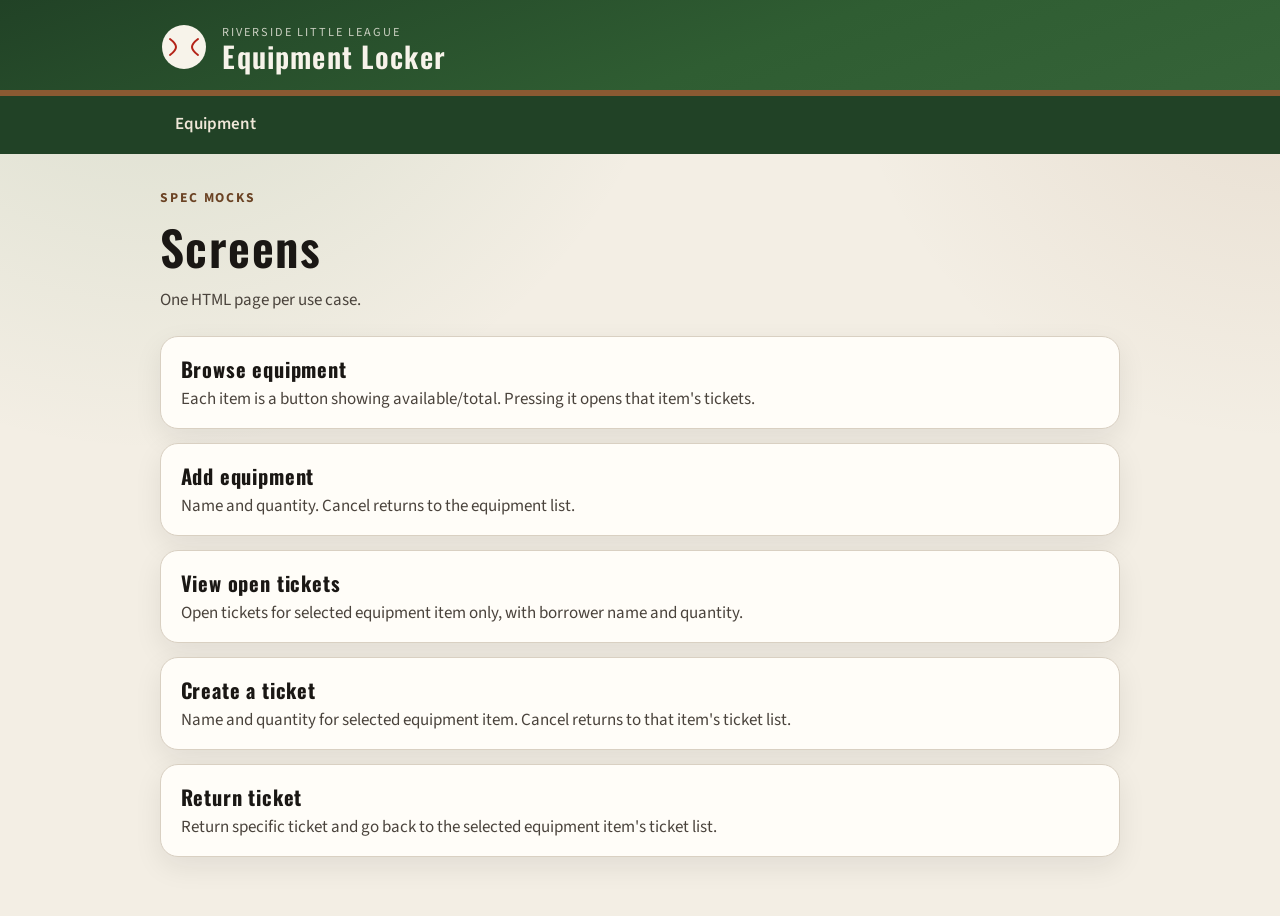
<file: src/ui/index.html>
<!DOCTYPE html>
<html lang="en">
<head>
  <meta charset="UTF-8">
  <meta name="viewport" content="width=device-width, initial-scale=1.0">
  <title>UI mocks · Little League Locker</title>
  <link rel="preconnect" href="https://fonts.googleapis.com">
  <link rel="preconnect" href="https://fonts.gstatic.com" crossorigin>
  <link href="https://fonts.googleapis.com/css2?family=Oswald:wght@500;600&family=Source+Sans+3:wght@400;600;700&display=swap" rel="stylesheet">
  <link rel="stylesheet" href="styles.css">
</head>
<body>
  <header class="app-header">
    <div class="header-inner">
      <a class="brand" href="index.html">
        <svg class="brand-mark" viewBox="0 0 48 48" aria-hidden="true">
          <circle cx="24" cy="24" r="22" fill="#f7f3ea"/>
          <path d="M10 16c8 6 8 10 0 16M38 16c-8 6-8 10 0 16" fill="none" stroke="#b42318" stroke-width="2" stroke-linecap="round"/>
        </svg>
        <span>
          <p class="brand-kicker">Riverside Little League</p>
          <p class="brand-title">Equipment Locker</p>
        </span>
      </a>
    </div>
  </header>
  <nav class="app-nav" aria-label="Primary">
    <div class="nav-inner">
      <a href="equipment.html">Equipment</a>
    </div>
  </nav>

  <main class="page">
    <header class="page-head">
      <div>
        <p class="eyebrow">Spec mocks</p>
        <h1>Screens</h1>
        <p class="lede">One HTML page per use case.</p>
      </div>
    </header>

    <section class="screen-index" aria-label="Use case screens">
      <a class="card" href="equipment.html">
        <strong>Browse equipment</strong>
        <span>Each item is a button showing available/total. Pressing it opens that item's tickets.</span>
      </a>
      <a class="card" href="add-gear.html">
        <strong>Add equipment</strong>
        <span>Name and quantity. Cancel returns to the equipment list.</span>
      </a>
      <a class="card" href="list-tickets.html">
        <strong>View open tickets</strong>
        <span>Open tickets for selected equipment item only, with borrower name and quantity.</span>
      </a>
      <a class="card" href="create-ticket.html">
        <strong>Create a ticket</strong>
        <span>Name and quantity for selected equipment item. Cancel returns to that item's ticket list.</span>
      </a>
      <a class="card" href="ticket.html">
        <strong>Return ticket</strong>
        <span>Return specific ticket and go back to the selected equipment item's ticket list.</span>
      </a>
    </section>
  </main>
</body>
</html>
</file>
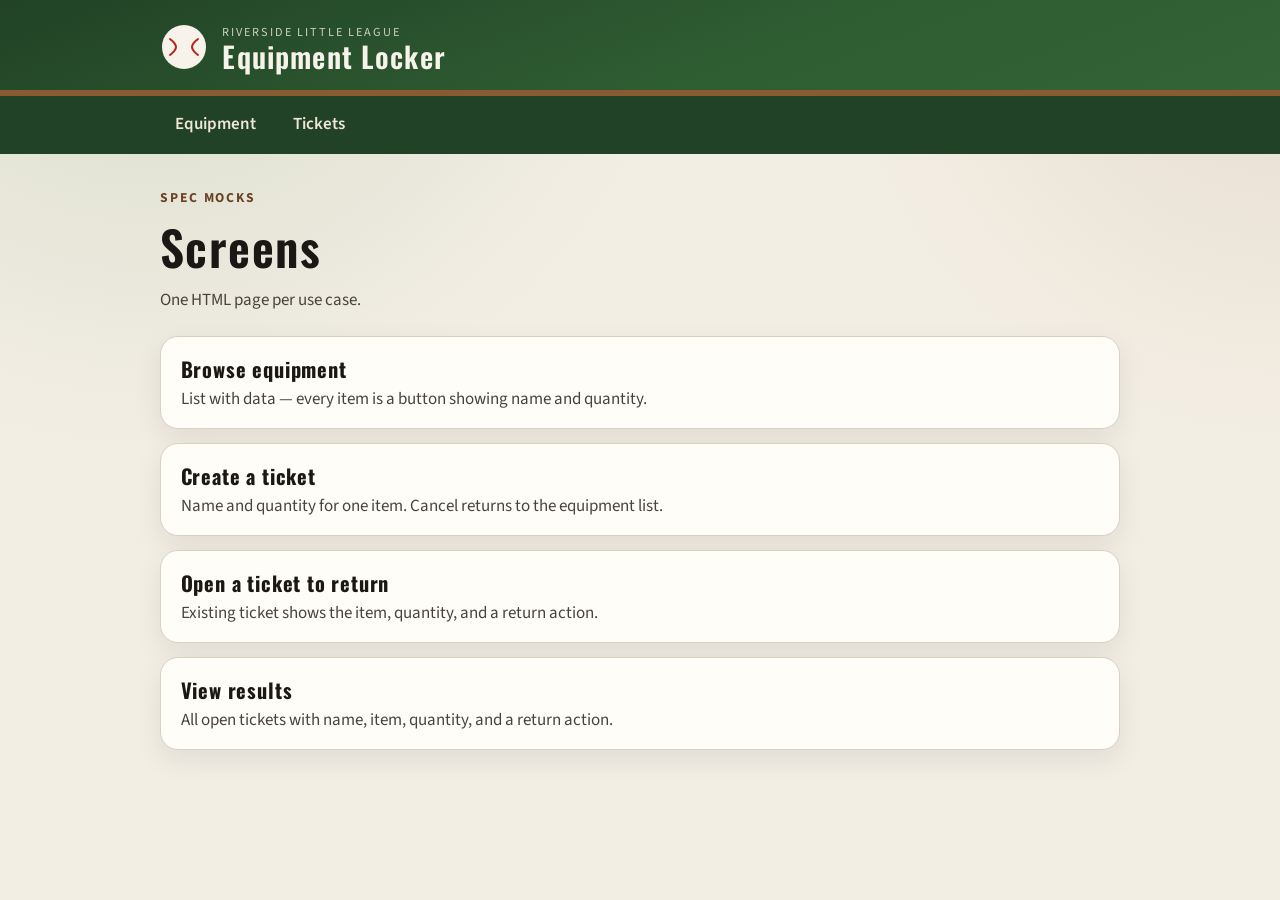
<file: src/equipment/ui/index.html>
<!DOCTYPE html>
<html lang="en">
<head>
  <meta charset="UTF-8">
  <meta name="viewport" content="width=device-width, initial-scale=1.0">
  <title>UI mocks · Little League Locker</title>
  <link rel="preconnect" href="https://fonts.googleapis.com">
  <link rel="preconnect" href="https://fonts.gstatic.com" crossorigin>
  <link href="https://fonts.googleapis.com/css2?family=Oswald:wght@500;600&family=Source+Sans+3:wght@400;600;700&display=swap" rel="stylesheet">
  <link rel="stylesheet" href="styles.css">
</head>
<body>
  <header class="app-header">
    <div class="header-inner">
      <a class="brand" href="index.html">
        <svg class="brand-mark" viewBox="0 0 48 48" aria-hidden="true">
          <circle cx="24" cy="24" r="22" fill="#f7f3ea"/>
          <path d="M10 16c8 6 8 10 0 16M38 16c-8 6-8 10 0 16" fill="none" stroke="#b42318" stroke-width="2" stroke-linecap="round"/>
        </svg>
        <span>
          <p class="brand-kicker">Riverside Little League</p>
          <p class="brand-title">Equipment Locker</p>
        </span>
      </a>
    </div>
  </header>
  <nav class="app-nav" aria-label="Primary">
    <div class="nav-inner">
      <a href="equipment.html">Equipment</a>
      <a href="tickets.html">Tickets</a>
    </div>
  </nav>

  <main class="page">
    <header class="page-head">
      <div>
        <p class="eyebrow">Spec mocks</p>
        <h1>Screens</h1>
        <p class="lede">One HTML page per use case.</p>
      </div>
    </header>

    <section class="screen-index" aria-label="Use case screens">
      <a class="card" href="equipment.html">
        <strong>Browse equipment</strong>
        <span>List with data — every item is a button showing name and quantity.</span>
      </a>
      <a class="card" href="create-ticket.html">
        <strong>Create a ticket</strong>
        <span>Name and quantity for one item. Cancel returns to the equipment list.</span>
      </a>
      <a class="card" href="ticket.html">
        <strong>Open a ticket to return</strong>
        <span>Existing ticket shows the item, quantity, and a return action.</span>
      </a>
      <a class="card" href="tickets.html">
        <strong>View results</strong>
        <span>All open tickets with name, item, quantity, and a return action.</span>
      </a>
    </section>
  </main>
</body>
</html>
</file>
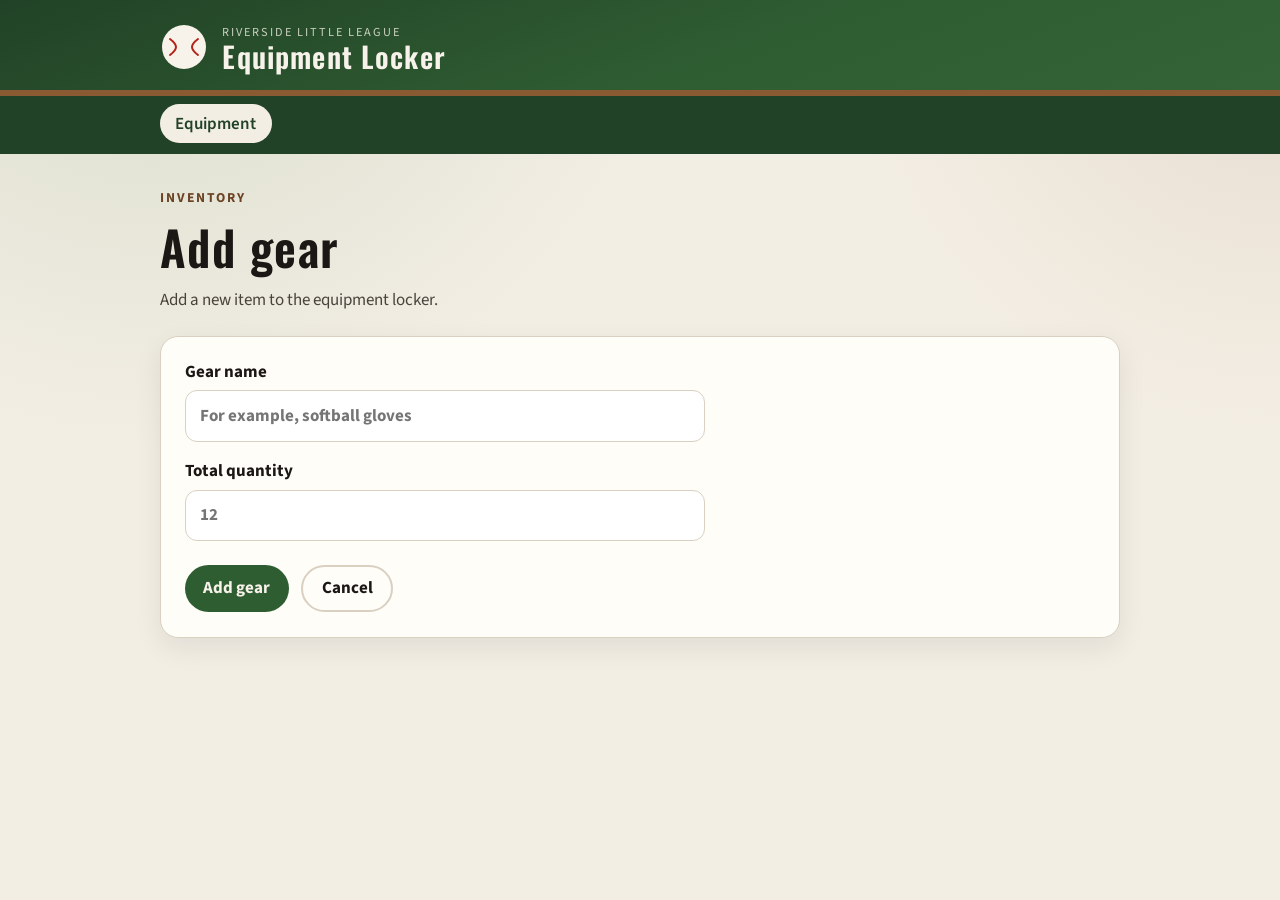
<file: src/ui/add-gear.html>
<!DOCTYPE html>
<html lang="en">

<head>
    <meta charset="UTF-8">
    <meta name="viewport" content="width=device-width, initial-scale=1.0">
    <title>Add gear · Little League Locker</title>
    <link rel="preconnect" href="https://fonts.googleapis.com">
    <link rel="preconnect" href="https://fonts.gstatic.com" crossorigin>
    <link
        href="https://fonts.googleapis.com/css2?family=Oswald:wght@500;600&family=Source+Sans+3:wght@400;600;700&display=swap"
        rel="stylesheet">
    <link rel="stylesheet" href="styles.css">
</head>

<body>
    <header class="app-header">
        <div class="header-inner">
            <a class="brand" href="index.html">
                <svg class="brand-mark" viewBox="0 0 48 48" aria-hidden="true">
                    <circle cx="24" cy="24" r="22" fill="#f7f3ea" />
                    <path d="M10 16c8 6 8 10 0 16M38 16c-8 6-8 10 0 16" fill="none" stroke="#b42318" stroke-width="2"
                        stroke-linecap="round" />
                </svg>
                <span>
                    <p class="brand-kicker">Riverside Little League</p>
                    <p class="brand-title">Equipment Locker</p>
                </span>
            </a>
        </div>
    </header>
    <nav class="app-nav" aria-label="Primary">
        <div class="nav-inner">
            <a href="equipment.html" aria-current="page">Equipment</a>
        </div>
    </nav>

    <main class="page">
        <header class="page-head">
            <div>
                <p class="eyebrow">Inventory</p>
                <h1>Add gear</h1>
                <p class="lede">Add a new item to the equipment locker.</p>
            </div>
        </header>

        <section class="card panel">
            <form class="form" id="add-gear-form">
                <div id="form-error" class="alert form-error" role="alert"></div>
                <label>
                    Gear name
                    <input type="text" name="itemName" required placeholder="For example, softball gloves">
                </label>
                <label>
                    Total quantity
                    <input type="number" name="total" required min="1" step="1" placeholder="12">
                </label>
                <div class="actions">
                    <button class="btn btn-primary" type="submit">Add gear</button>
                    <a class="btn btn-secondary" href="equipment.html">Cancel</a>
                </div>
            </form>
        </section>
    </main>

    <script>
        document.querySelector('#add-gear-form').addEventListener('submit', async (event) => {
            event.preventDefault();
            const form = event.currentTarget;
            const formError = document.querySelector('#form-error');
            const itemName = form.elements.itemName.value.trim();
            const total = Number(form.elements.total.value);

            formError.textContent = '';

            if (!itemName) {
                formError.textContent = 'Item name is required.';
                return;
            }
            if (!Number.isInteger(total) || total < 1) {
                formError.textContent = 'Total quantity must be a positive integer.';
                return;
            }

            const response = await fetch('/equipment', {
                method: 'POST',
                headers: { 'Content-Type': 'application/json' },
                body: JSON.stringify({ itemName, total })
            });

            if (!response.ok) {
                const payload = await response.json().catch(() => ({}));
                formError.textContent = payload.message || 'Unable to add gear.';
                return;
            }

            window.location.href = 'equipment.html';
        });
    </script>
</body>

</html>
</file>
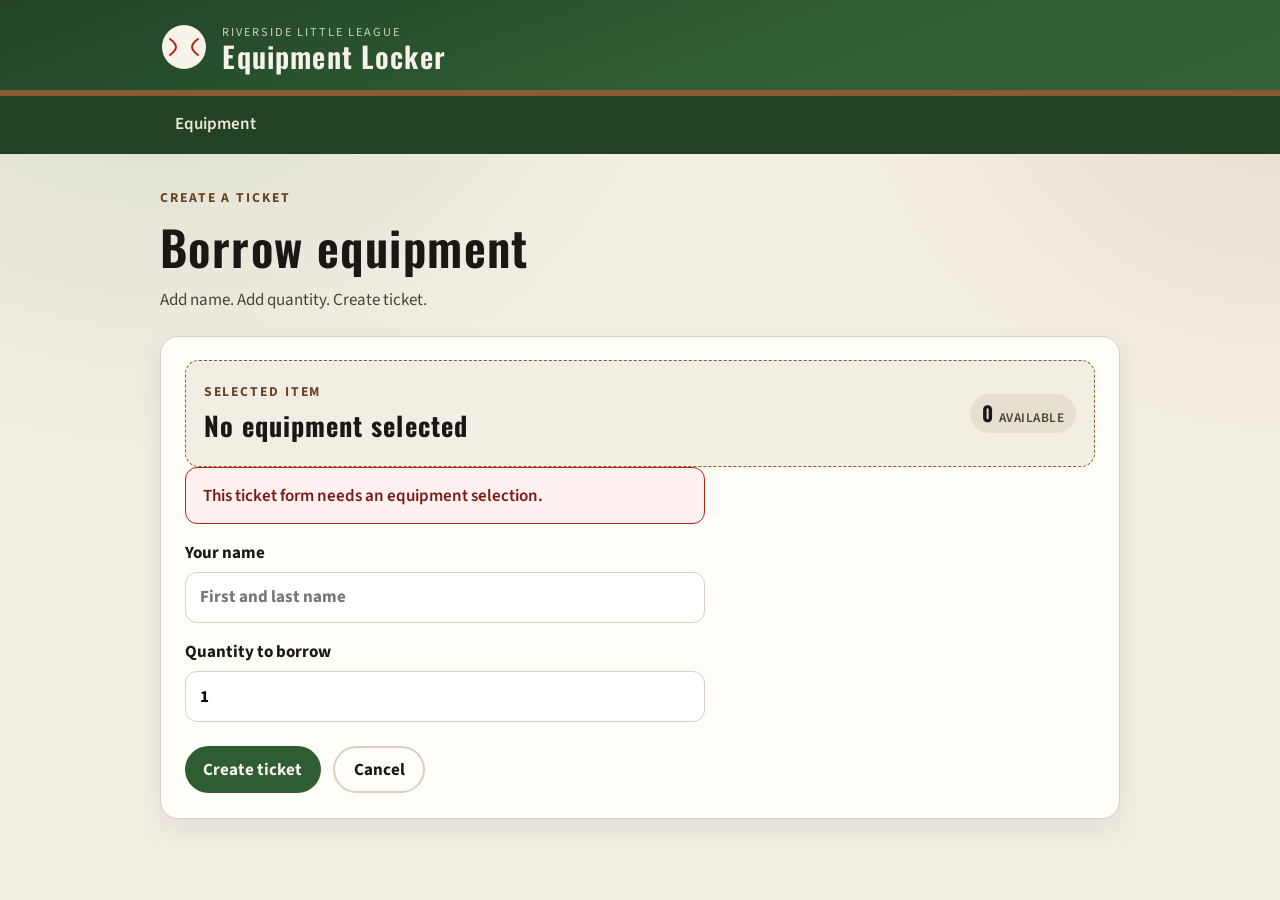
<file: src/ui/create-ticket.html>
<!DOCTYPE html>
<html lang="en">
<head>
  <meta charset="UTF-8">
  <meta name="viewport" content="width=device-width, initial-scale=1.0">
  <title>Create a ticket · Little League Locker</title>
  <link rel="preconnect" href="https://fonts.googleapis.com">
  <link rel="preconnect" href="https://fonts.gstatic.com" crossorigin>
  <link href="https://fonts.googleapis.com/css2?family=Oswald:wght@500;600&family=Source+Sans+3:wght@400;600;700&display=swap" rel="stylesheet">
  <link rel="stylesheet" href="styles.css">
</head>
<body>
  <header class="app-header">
    <div class="header-inner">
      <a class="brand" href="index.html">
        <svg class="brand-mark" viewBox="0 0 48 48" aria-hidden="true">
          <circle cx="24" cy="24" r="22" fill="#f7f3ea"/>
          <path d="M10 16c8 6 8 10 0 16M38 16c-8 6-8 10 0 16" fill="none" stroke="#b42318" stroke-width="2" stroke-linecap="round"/>
        </svg>
        <span>
          <p class="brand-kicker">Riverside Little League</p>
          <p class="brand-title">Equipment Locker</p>
        </span>
      </a>
    </div>
  </header>
  <nav class="app-nav" aria-label="Primary">
    <div class="nav-inner">
      <a href="equipment.html">Equipment</a>
    </div>
  </nav>

  <main class="page">
    <header class="page-head">
      <div>
        <p class="eyebrow">Create a ticket</p>
        <h1>Borrow equipment</h1>
        <p class="lede">Add name. Add quantity. Create ticket.</p>
      </div>
    </header>

    <section class="card panel">
      <div class="item-chip">
        <div>
          <p class="eyebrow">Selected item</p>
          <h2 id="item-name" class="item-name">Loading...</h2>
        </div>
        <p id="qty-pill" class="qty"><b>0</b> <span>available</span></p>
      </div>

      <form id="create-ticket-form" class="form">
        <div id="form-error" class="alert form-error" role="alert"></div>
        <label>
          Your name
          <input type="text" name="name" placeholder="First and last name" required>
        </label>
        <label>
          Quantity to borrow
          <input type="number" name="quantity" min="1" step="1" value="1" required>
        </label>
        <div class="actions">
          <button class="btn btn-primary" type="submit">Create ticket</button>
          <a id="cancel-link" class="btn btn-secondary" href="equipment.html">Cancel</a>
        </div>
      </form>
    </section>
  </main>

  <script>
    const params = new URLSearchParams(window.location.search);
    const equipmentId = params.get('equipmentId');
    const itemNameEl = document.querySelector('#item-name');
    const qtyPill = document.querySelector('#qty-pill');
    const cancelLink = document.querySelector('#cancel-link');
    const form = document.querySelector('#create-ticket-form');
    const formError = document.querySelector('#form-error');

    if (!equipmentId) {
      itemNameEl.textContent = 'No equipment selected';
      qtyPill.innerHTML = '<b>0</b> <span>available</span>';
      cancelLink.href = 'equipment.html';
      form.querySelector('button').disabled = true;
      formError.textContent = 'This ticket form needs an equipment selection.';
    } else {
      cancelLink.href = `list-tickets.html?equipmentId=${equipmentId}`;
      fetch('/equipment')
        .then((response) => response.json())
        .then((items) => {
          const selected = items.find((entry) => entry.equipmentId === equipmentId);
          if (!selected) {
            throw new Error('Equipment not found');
          }
          itemNameEl.textContent = selected.itemName;
          qtyPill.innerHTML = `<b>${selected.available}</b> <span>available</span>`;
        })
        .catch((error) => {
          console.error(error);
          itemNameEl.textContent = 'Equipment unavailable';
          qtyPill.innerHTML = '<b>0</b> <span>available</span>';
          formError.textContent = 'Could not load the selected item.';
          form.querySelector('button').disabled = true;
        });
    }

    form.addEventListener('submit', async (event) => {
      event.preventDefault();
      if (!equipmentId) {
        return;
      }

      formError.textContent = '';
      const payload = {
        name: form.elements.name.value.trim(),
        quantity: Number(form.elements.quantity.value),
        equipmentId,
      };

      const response = await fetch('/tickets', {
        method: 'POST',
        headers: { 'Content-Type': 'application/json' },
        body: JSON.stringify(payload),
      });

      if (!response.ok) {
        const body = await response.json().catch(() => ({}));
        formError.textContent = body.message || 'Unable to create ticket.';
        return;
      }

      window.location.href = `list-tickets.html?equipmentId=${equipmentId}`;
    });
  </script>
</body>
</html>
</file>
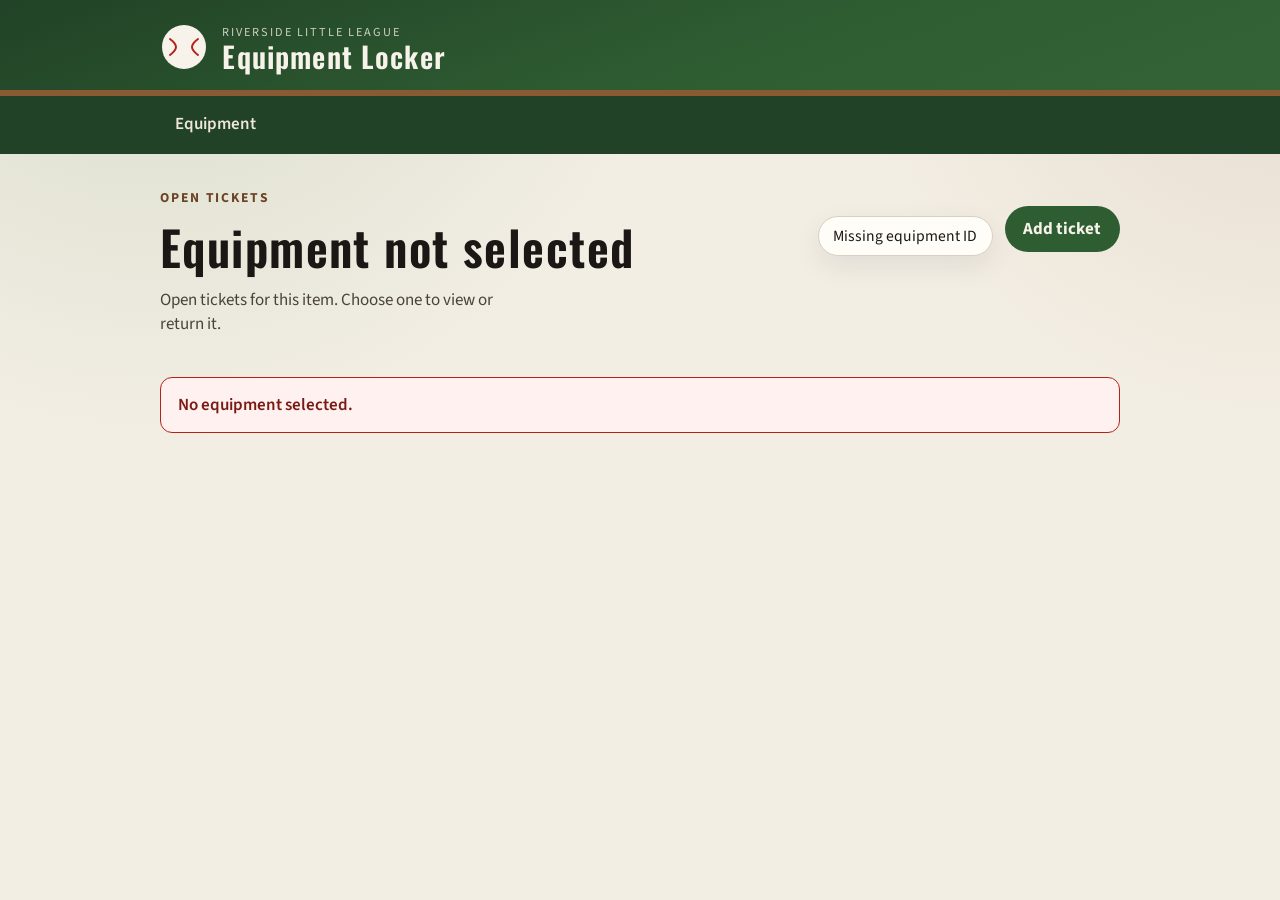
<file: src/ui/list-tickets.html>
<!DOCTYPE html>
<html lang="en">

<head>
  <meta charset="UTF-8">
  <meta name="viewport" content="width=device-width, initial-scale=1.0">
  <title>Open tickets · Little League Locker</title>
  <link rel="preconnect" href="https://fonts.googleapis.com">
  <link rel="preconnect" href="https://fonts.gstatic.com" crossorigin>
  <link
    href="https://fonts.googleapis.com/css2?family=Oswald:wght@500;600&family=Source+Sans+3:wght@400;600;700&display=swap"
    rel="stylesheet">
  <link rel="stylesheet" href="styles.css">
</head>

<body>
  <header class="app-header">
    <div class="header-inner">
      <a class="brand" href="index.html">
        <svg class="brand-mark" viewBox="0 0 48 48" aria-hidden="true">
          <circle cx="24" cy="24" r="22" fill="#f7f3ea" />
          <path d="M10 16c8 6 8 10 0 16M38 16c-8 6-8 10 0 16" fill="none" stroke="#b42318" stroke-width="2"
            stroke-linecap="round" />
        </svg>
        <span>
          <p class="brand-kicker">Riverside Little League</p>
          <p class="brand-title">Equipment Locker</p>
        </span>
      </a>
    </div>
  </header>
  <nav class="app-nav" aria-label="Primary">
    <div class="nav-inner">
      <a href="equipment.html">Equipment</a>
    </div>
  </nav>

  <main class="page">
    <header class="page-head">
      <div>
        <p class="eyebrow">Open tickets</p>
        <h1 id="item-name">Loading...</h1>
        <p class="lede">Open tickets for this item. Choose one to view or return it.</p>
      </div>
      <div class="page-head-actions">
        <p class="stat-pill">Loading...</p>
        <a id="add-ticket-link" class="btn btn-primary" href="create-ticket.html">Add ticket</a>
      </div>
    </header>

    <section id="ticket-list" class="ticket-list" aria-label="Open tickets for this item"></section>
  </main>

  <script>
    const params = new URLSearchParams(window.location.search);
    const equipmentId = params.get('equipmentId');
    const ticketList = document.querySelector('#ticket-list');
    const itemNameEl = document.querySelector('#item-name');
    const statEl = document.querySelector('.stat-pill');
    const addTicketLink = document.querySelector('#add-ticket-link');

    if (!equipmentId) {
      itemNameEl.textContent = 'Equipment not selected';
      statEl.textContent = 'Missing equipment ID';
      ticketList.innerHTML = '<p class="alert page-error" role="alert">No equipment selected.</p>';
      addTicketLink.href = 'equipment.html';
    } else {
      addTicketLink.href = `create-ticket.html?equipmentId=${equipmentId}`;
      Promise.all([
        fetch('/equipment'),
        fetch(`/tickets?equipmentId=${encodeURIComponent(equipmentId)}`)
      ])
        .then(async ([equipmentResponse, ticketsResponse]) => {
          if (!equipmentResponse.ok || !ticketsResponse.ok) {
            throw new Error('Unable to load tickets');
          }
          const equipment = await equipmentResponse.json();
          const tickets = await ticketsResponse.json();
          const item = equipment.find((entry) => entry.equipmentId === equipmentId);

          if (!item) {
            throw new Error('Equipment not found');
          }

          itemNameEl.textContent = item.itemName;
          statEl.textContent = `${tickets.length} ticket${tickets.length === 1 ? '' : 's'}`;

          if (tickets.length === 0) {
            ticketList.innerHTML = '<p class="empty-state">No open tickets for this item.</p>';
            return;
          }

          ticketList.innerHTML = tickets.map((ticket) => `
            <a class="card ticket-row" href="ticket.html?ticketId=${ticket.ticketId}">
              <div>
                <h2 class="item-name">${ticket.name}</h2>
                <p class="ticket-meta"><span>Qty ${ticket.quantity}</span></p>
              </div>
              <span class="btn btn-primary">View ticket</span>
            </a>
          `).join('');
        })
        .catch((error) => {
          console.error(error);
          itemNameEl.textContent = 'Unable to load tickets';
          statEl.textContent = 'Error';
          ticketList.innerHTML = '<p class="alert page-error" role="alert">Unable to load this item\'s tickets.</p>';
        });
    }
  </script>
</body>

</html>
</file>
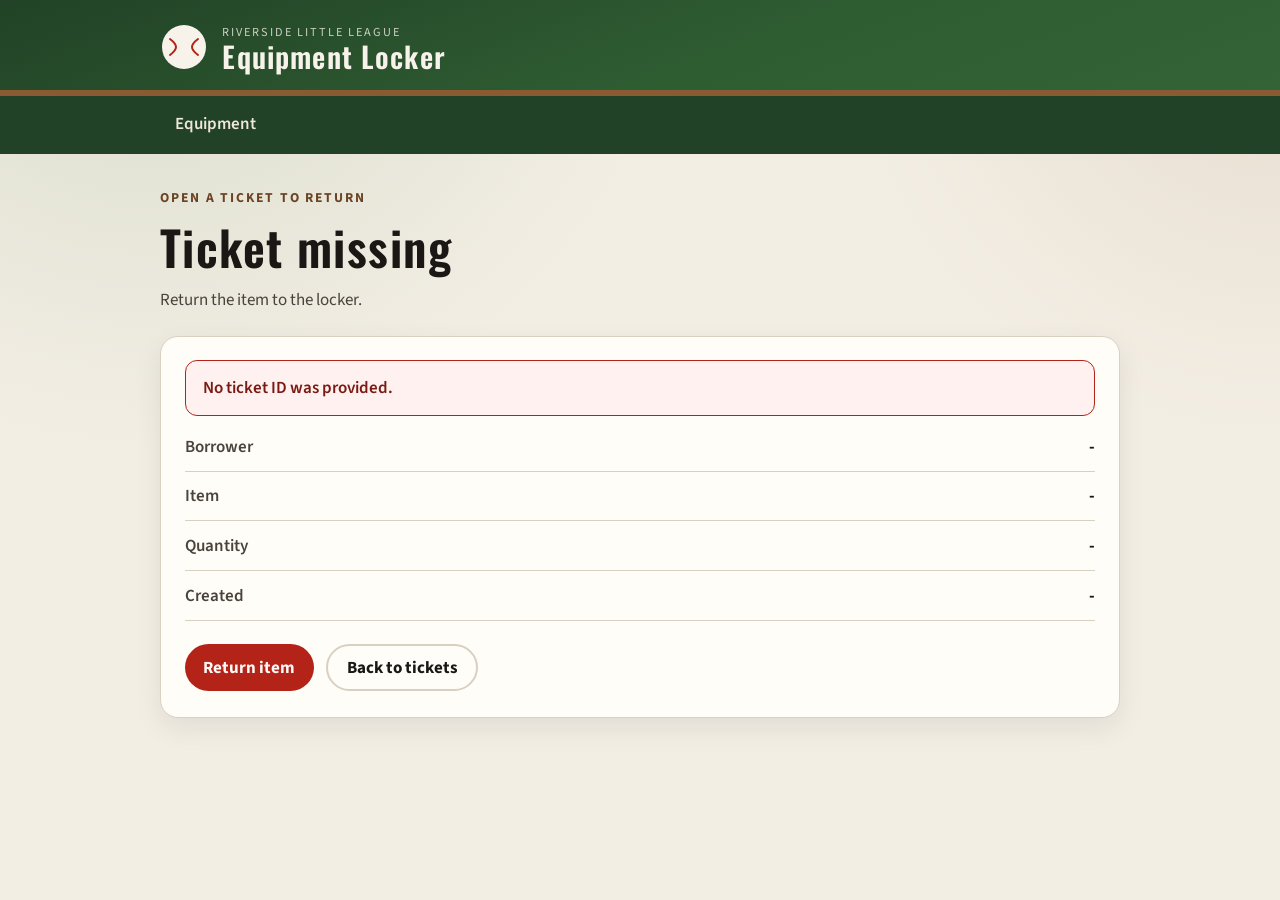
<file: src/ui/ticket.html>
<!DOCTYPE html>
<html lang="en">
<head>
  <meta charset="UTF-8">
  <meta name="viewport" content="width=device-width, initial-scale=1.0">
  <title>Open a ticket to return · Little League Locker</title>
  <link rel="preconnect" href="https://fonts.googleapis.com">
  <link rel="preconnect" href="https://fonts.gstatic.com" crossorigin>
  <link href="https://fonts.googleapis.com/css2?family=Oswald:wght@500;600&family=Source+Sans+3:wght@400;600;700&display=swap" rel="stylesheet">
  <link rel="stylesheet" href="styles.css">
</head>
<body>
  <header class="app-header">
    <div class="header-inner">
      <a class="brand" href="index.html">
        <svg class="brand-mark" viewBox="0 0 48 48" aria-hidden="true">
          <circle cx="24" cy="24" r="22" fill="#f7f3ea"/>
          <path d="M10 16c8 6 8 10 0 16M38 16c-8 6-8 10 0 16" fill="none" stroke="#b42318" stroke-width="2" stroke-linecap="round"/>
        </svg>
        <span>
          <p class="brand-kicker">Riverside Little League</p>
          <p class="brand-title">Equipment Locker</p>
        </span>
      </a>
    </div>
  </header>
  <nav class="app-nav" aria-label="Primary">
    <div class="nav-inner">
      <a href="equipment.html">Equipment</a>
    </div>
  </nav>

  <main class="page">
    <header class="page-head">
      <div>
        <p class="eyebrow">Open a ticket to return</p>
        <h1 id="ticket-heading">Loading...</h1>
        <p class="lede">Return the item to the locker.</p>
      </div>
    </header>

    <section id="ticket-panel" class="card panel">
      <div id="page-error" class="alert page-error" role="alert"></div>
      <dl class="detail-grid">
        <div>
          <dt>Borrower</dt>
          <dd id="borrower">-</dd>
        </div>
        <div>
          <dt>Item</dt>
          <dd id="item-name">-</dd>
        </div>
        <div>
          <dt>Quantity</dt>
          <dd id="quantity">-</dd>
        </div>
        <div>
          <dt>Created</dt>
          <dd id="created-at">-</dd>
        </div>
      </dl>
      <div class="actions">
        <button id="return-button" class="btn btn-danger" type="button">Return item</button>
        <a id="back-link" class="btn btn-secondary" href="equipment.html">Back to tickets</a>
      </div>
    </section>
  </main>

  <script>
    const params = new URLSearchParams(window.location.search);
    const ticketId = params.get('ticketId');
    const pageError = document.querySelector('#page-error');
    const ticketHeading = document.querySelector('#ticket-heading');
    const borrowerEl = document.querySelector('#borrower');
    const itemNameEl = document.querySelector('#item-name');
    const quantityEl = document.querySelector('#quantity');
    const createdAtEl = document.querySelector('#created-at');
    const returnButton = document.querySelector('#return-button');
    const backLink = document.querySelector('#back-link');

    if (!ticketId) {
      ticketHeading.textContent = 'Ticket missing';
      pageError.textContent = 'No ticket ID was provided.';
      returnButton.hidden = true;
      backLink.href = 'equipment.html';
    } else {
      Promise.all([
        fetch(`/tickets/${encodeURIComponent(ticketId)}`),
        fetch('/equipment')
      ])
        .then(async ([ticketResponse, equipmentResponse]) => {
          if (!ticketResponse.ok) {
            throw new Error('Ticket not found');
          }
          if (!equipmentResponse.ok) {
            throw new Error('Unable to load equipment');
          }

          const ticket = await ticketResponse.json();
          const equipment = await equipmentResponse.json();
          const item = equipment.find((entry) => entry.equipmentId === ticket.equipmentId);
          const itemName = item ? item.itemName : 'Unknown item';
          const equipmentId = ticket.equipmentId;

          ticketHeading.textContent = `Ticket ${ticket.ticketId}`;
          borrowerEl.textContent = ticket.name;
          itemNameEl.textContent = itemName;
          quantityEl.textContent = String(ticket.quantity);
          createdAtEl.textContent = new Date(ticket.createdAt).toLocaleString();
          backLink.href = `list-tickets.html?equipmentId=${equipmentId}`;

          returnButton.addEventListener('click', async () => {
            const response = await fetch(`/tickets/${encodeURIComponent(ticket.ticketId)}`, { method: 'DELETE' });
            if (!response.ok) {
              pageError.textContent = 'Could not return this ticket.';
              return;
            }
            window.location.href = `list-tickets.html?equipmentId=${equipmentId}`;
          });
        })
        .catch((error) => {
          console.error(error);
          ticketHeading.textContent = 'Ticket unavailable';
          pageError.textContent = 'This ticket could not be loaded.';
          returnButton.hidden = true;
          backLink.href = 'equipment.html';
        });
    }
  </script>
</body>
</html>
</file>
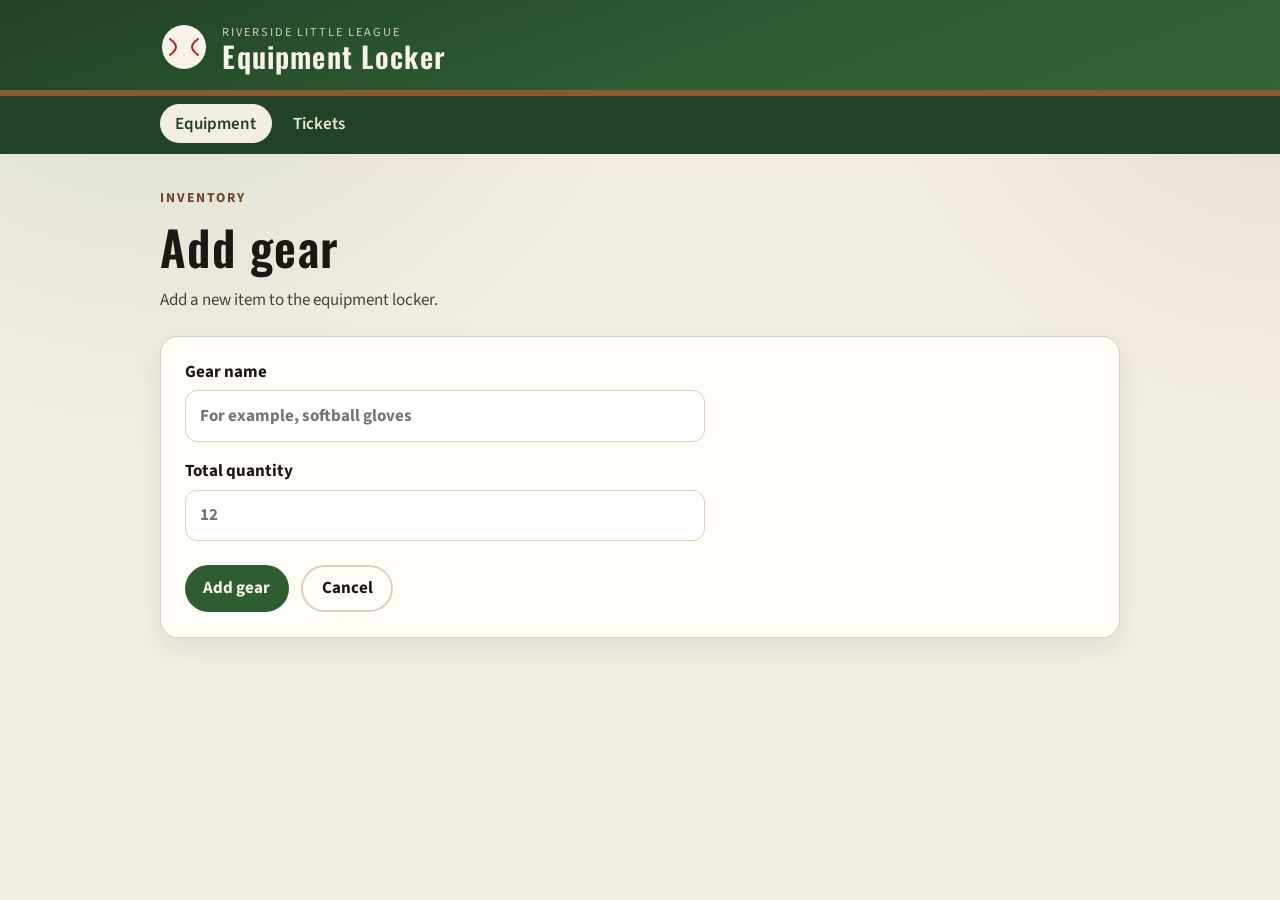
<file: src/equipment/ui/add-gear.html>
<!DOCTYPE html>
<html lang="en">

<head>
    <meta charset="UTF-8">
    <meta name="viewport" content="width=device-width, initial-scale=1.0">
    <title>Add gear · Little League Locker</title>
    <link rel="preconnect" href="https://fonts.googleapis.com">
    <link rel="preconnect" href="https://fonts.gstatic.com" crossorigin>
    <link
        href="https://fonts.googleapis.com/css2?family=Oswald:wght@500;600&family=Source+Sans+3:wght@400;600;700&display=swap"
        rel="stylesheet">
    <link rel="stylesheet" href="styles.css">
</head>

<body>
    <header class="app-header">
        <div class="header-inner">
            <a class="brand" href="index.html">
                <svg class="brand-mark" viewBox="0 0 48 48" aria-hidden="true">
                    <circle cx="24" cy="24" r="22" fill="#f7f3ea" />
                    <path d="M10 16c8 6 8 10 0 16M38 16c-8 6-8 10 0 16" fill="none" stroke="#b42318" stroke-width="2"
                        stroke-linecap="round" />
                </svg>
                <span>
                    <p class="brand-kicker">Riverside Little League</p>
                    <p class="brand-title">Equipment Locker</p>
                </span>
            </a>
        </div>
    </header>
    <nav class="app-nav" aria-label="Primary">
        <div class="nav-inner">
            <a href="equipment.html" aria-current="page">Equipment</a>
            <a href="tickets.html">Tickets</a>
        </div>
    </nav>

    <main class="page">
        <header class="page-head">
            <div>
                <p class="eyebrow">Inventory</p>
                <h1>Add gear</h1>
                <p class="lede">Add a new item to the equipment locker.</p>
            </div>
        </header>

        <section class="card panel">
            <form class="form" id="add-gear-form">
                <label>
                    Gear name
                    <input type="text" name="name" required placeholder="For example, softball gloves">
                </label>
                <label>
                    Total quantity
                    <input type="number" name="quantity" required min="1" step="1" placeholder="12">
                </label>
                <div class="actions">
                    <button class="btn btn-primary" type="submit">Add gear</button>
                    <a class="btn btn-secondary" href="equipment.html">Cancel</a>
                </div>
            </form>
        </section>
    </main>

    <script>
        document.querySelector('#add-gear-form').addEventListener('submit', (event) => {
            event.preventDefault();
            const formData = new FormData(event.currentTarget);
            const addedGear = JSON.parse(localStorage.getItem('addedGear') || '[]');

            addedGear.push({
                name: formData.get('name').trim(),
                quantity: Number(formData.get('quantity'))
            });
            localStorage.setItem('addedGear', JSON.stringify(addedGear));
            window.location.href = 'equipment.html';
        });
    </script>
</body>

</html>
</file>
<file: src/ui/styles.css>
:root {
  --ink: #1a1714;
  --ink-soft: #4a433c;
  --paper: #f3eee4;
  --paper-deep: #e7dfd0;
  --card: #fffdf8;
  --grass: #2f5d32;
  --grass-dark: #214226;
  --grass-bright: #3e7a42;
  --leather: #8a5a32;
  --leather-dark: #6b4324;
  --stitch: #b42318;
  --stitch-soft: #f3d4d0;
  --line: #d9d0c2;
  --shadow: 0 10px 28px rgba(26, 23, 20, 0.08);
  --radius: 18px;
  --font: "Source Sans 3", "Segoe UI", sans-serif;
  --display: "Oswald", "Arial Narrow", sans-serif;
}

*,
*::before,
*::after {
  box-sizing: border-box;
}

html {
  font-size: 17px;
}

body {
  margin: 0;
  min-height: 100vh;
  font-family: var(--font);
  color: var(--ink);
  background:
    radial-gradient(circle at 12% -10%, rgba(62, 122, 66, 0.16), transparent 36%),
    radial-gradient(circle at 100% 0%, rgba(138, 90, 50, 0.12), transparent 28%),
    var(--paper);
}

a {
  color: inherit;
}

img {
  max-width: 100%;
}

.app-header {
  background: linear-gradient(160deg, var(--grass-dark), var(--grass) 58%, #356338);
  color: #f7f3ea;
  border-bottom: 6px solid var(--leather);
}

.header-inner,
.nav-inner,
.page {
  width: min(960px, calc(100% - 2rem));
  margin: 0 auto;
}

.header-inner {
  display: flex;
  align-items: center;
  justify-content: space-between;
  gap: 1rem;
  padding: 1.35rem 0 1.15rem;
}

.brand {
  display: flex;
  align-items: center;
  gap: 0.85rem;
  text-decoration: none;
}

.brand-mark {
  width: 48px;
  height: 48px;
  flex-shrink: 0;
}

.brand-kicker {
  margin: 0;
  font-size: 0.72rem;
  letter-spacing: 0.16em;
  text-transform: uppercase;
  opacity: 0.78;
}

.brand-title {
  margin: 0.05rem 0 0;
  font-family: var(--display);
  font-size: 1.7rem;
  font-weight: 600;
  letter-spacing: 0.04em;
  line-height: 1;
}

.app-nav {
  background: var(--grass-dark);
}

.nav-inner {
  display: flex;
  gap: 0.35rem;
  padding: 0.45rem 0 0.6rem;
}

.nav-inner a {
  text-decoration: none;
  color: #efe7d8;
  padding: 0.45rem 0.9rem;
  border-radius: 999px;
  font-weight: 600;
}

.nav-inner a[aria-current="page"] {
  background: var(--paper);
  color: var(--grass-dark);
}

.page {
  padding: 2rem 0 3.5rem;
}

.page-head {
  display: flex;
  align-items: flex-start;
  justify-content: space-between;
  gap: 1rem;
  margin-bottom: 1.4rem;
}

.page-head .stat-pill {
  margin-top: 1.7rem;
}

.page-head-actions {
  display: flex;
  align-items: center;
  gap: 0.7rem;
}

.eyebrow {
  margin: 0 0 0.25rem;
  color: var(--leather-dark);
  font-size: 0.8rem;
  font-weight: 700;
  letter-spacing: 0.14em;
  text-transform: uppercase;
}

h1 {
  margin: 0;
  font-family: var(--display);
  font-size: clamp(2rem, 5vw, 2.8rem);
  font-weight: 600;
  letter-spacing: 0.03em;
}

.lede {
  margin: 0.35rem 0 0;
  color: var(--ink-soft);
  max-width: 42ch;
}

.stat-pill {
  background: var(--card);
  border: 1px solid var(--line);
  border-radius: 999px;
  padding: 0.45rem 0.85rem;
  font-size: 0.92rem;
  box-shadow: var(--shadow);
  white-space: nowrap;
}

.grid {
  display: grid;
  gap: 1rem;
}

.equipment-grid {
  grid-template-columns: repeat(auto-fill, minmax(220px, 1fr));
}

.card {
  background: var(--card);
  border: 1px solid var(--line);
  border-radius: var(--radius);
  box-shadow: var(--shadow);
}

.equipment-btn {
  display: flex;
  flex-direction: column;
  align-items: flex-start;
  gap: 0.85rem;
  width: 100%;
  min-height: 148px;
  padding: 1.1rem 1.15rem 1.2rem;
  text-align: left;
  text-decoration: none;
  cursor: pointer;
  font: inherit;
  color: inherit;
  background:
    linear-gradient(180deg, transparent 0 12px, var(--stitch-soft) 12px 14px, transparent 14px) left / 14px 100% no-repeat,
    var(--card);
  transition: transform 0.15s ease, border-color 0.15s ease;
}

.equipment-btn:hover,
.equipment-btn:focus-visible {
  transform: translateY(-2px);
  border-color: var(--grass);
  outline: 2px solid var(--grass);
  outline-offset: 2px;
}

.item-name {
  margin: 0;
  font-family: var(--display);
  font-size: 1.55rem;
  letter-spacing: 0.04em;
}

.qty {
  display: inline-flex;
  align-items: baseline;
  gap: 0.35rem;
  background: var(--paper-deep);
  border-radius: 999px;
  padding: 0.28rem 0.7rem;
  font-weight: 700;
}

.qty b {
  font-family: var(--display);
  font-size: 1.2rem;
}

.qty span {
  font-size: 0.78rem;
  font-weight: 600;
  letter-spacing: 0.04em;
  text-transform: uppercase;
  color: var(--ink-soft);
}

.panel {
  padding: 1.35rem 1.4rem 1.5rem;
}

.ticket-list {
  display: grid;
  gap: 0.85rem;
}

.ticket-row {
  display: grid;
  grid-template-columns: 1fr auto;
  gap: 1rem;
  align-items: center;
  padding: 1rem 1.15rem;
  text-decoration: none;
  color: inherit;
}

.ticket-row:hover,
.ticket-row:focus-visible {
  border-color: var(--grass);
  outline: 2px solid var(--grass);
  outline-offset: 2px;
}

.ticket-meta {
  display: flex;
  flex-wrap: wrap;
  gap: 0.45rem 1rem;
  margin-top: 0.35rem;
  color: var(--ink-soft);
  font-size: 0.95rem;
}

.form {
  display: grid;
  gap: 1rem;
  max-width: 520px;
}

label {
  display: grid;
  gap: 0.4rem;
  font-weight: 700;
}

input[type="text"],
input[type="number"] {
  width: 100%;
  border: 1px solid var(--line);
  border-radius: 12px;
  padding: 0.75rem 0.85rem;
  font: inherit;
  background: #fff;
}

input:focus-visible {
  outline: 2px solid var(--grass);
  border-color: var(--grass);
}

.item-chip {
  display: flex;
  justify-content: space-between;
  gap: 1rem;
  align-items: center;
  padding: 0.95rem 1.05rem;
  background: var(--paper);
  border: 1px dashed var(--leather);
  border-radius: 14px;
}

.actions {
  display: flex;
  flex-wrap: wrap;
  gap: 0.7rem;
  margin-top: 0.4rem;
}

.btn {
  display: inline-flex;
  align-items: center;
  justify-content: center;
  min-height: 46px;
  padding: 0.55rem 1.1rem;
  border: 0;
  border-radius: 999px;
  font: inherit;
  font-weight: 700;
  text-decoration: none;
  cursor: pointer;
}

.btn-primary {
  background: var(--grass);
  color: #f7f3ea;
}

.btn-primary:hover {
  background: var(--grass-bright);
}

.btn-secondary {
  background: transparent;
  color: var(--ink);
  border: 2px solid var(--line);
}

.btn-danger {
  background: var(--stitch);
  color: #fff8f6;
}

.alert {
  padding: 0.9rem 1rem;
  border-radius: 12px;
  border: 1px solid var(--stitch);
  background: #fff1ef;
  color: #7a1a14;
  font-weight: 600;
}

.alert:empty {
  display: none;
}

.notice {
  padding: 0.9rem 1rem;
  border-radius: 12px;
  background: #e8f3e7;
  border: 1px solid #b7d7b4;
  color: var(--grass-dark);
  font-weight: 600;
  margin-bottom: 1rem;
}

.notice a {
  color: var(--grass-dark);
  text-decoration-thickness: 2px;
}

.empty-state,
.error-state {
  text-align: center;
  padding: 2.4rem 1.4rem;
}

.empty-state h2,
.error-state h1,
.error-state h2 {
  margin: 0.3rem 0 0.5rem;
  font-family: var(--display);
  letter-spacing: 0.04em;
}

.lede-center {
  margin-inline: auto;
}

.actions-center {
  justify-content: center;
}

.error-state .code {
  display: inline-block;
  margin: 0.4rem 0 1.1rem;
  padding: 0.2rem 0.55rem;
  background: var(--paper-deep);
  border-radius: 8px;
  font-family: ui-monospace, monospace;
}

.screen-index {
  display: grid;
  gap: 0.8rem;
}

.screen-index a {
  display: grid;
  gap: 0.2rem;
  padding: 1rem 1.15rem;
  text-decoration: none;
}

.screen-index a strong {
  font-family: var(--display);
  font-size: 1.2rem;
  letter-spacing: 0.04em;
}

.screen-index a span {
  color: var(--ink-soft);
}

.detail-grid {
  display: grid;
  gap: 0.75rem;
  margin: 1.1rem 0 1.4rem;
}

.detail-grid div {
  display: flex;
  justify-content: space-between;
  gap: 1rem;
  padding-bottom: 0.7rem;
  border-bottom: 1px solid var(--line);
}

.detail-grid dt {
  color: var(--ink-soft);
  font-weight: 600;
}

.detail-grid dd {
  margin: 0;
  font-weight: 700;
}

@media (max-width: 640px) {

  .header-inner,
  .page-head,
  .ticket-row {
    display: flex;
    flex-direction: column;
    align-items: flex-start;
  }

  .header-inner {
    padding-top: 1.1rem;
  }

  .page {
    padding-top: 1.4rem;
  }

  .page-head .stat-pill {
    margin-top: 0;
  }

  .page-head-actions {
    flex-wrap: wrap;
  }

  .ticket-row .btn {
    align-self: stretch;
  }
}
</file>
<file: src/equipment/ui/styles.css>
:root {
  --ink: #1a1714;
  --ink-soft: #4a433c;
  --paper: #f3eee4;
  --paper-deep: #e7dfd0;
  --card: #fffdf8;
  --grass: #2f5d32;
  --grass-dark: #214226;
  --grass-bright: #3e7a42;
  --leather: #8a5a32;
  --leather-dark: #6b4324;
  --stitch: #b42318;
  --stitch-soft: #f3d4d0;
  --line: #d9d0c2;
  --shadow: 0 10px 28px rgba(26, 23, 20, 0.08);
  --radius: 18px;
  --font: "Source Sans 3", "Segoe UI", sans-serif;
  --display: "Oswald", "Arial Narrow", sans-serif;
}

*,
*::before,
*::after {
  box-sizing: border-box;
}

html {
  font-size: 17px;
}

body {
  margin: 0;
  min-height: 100vh;
  font-family: var(--font);
  color: var(--ink);
  background:
    radial-gradient(circle at 12% -10%, rgba(62, 122, 66, 0.16), transparent 36%),
    radial-gradient(circle at 100% 0%, rgba(138, 90, 50, 0.12), transparent 28%),
    var(--paper);
}

a {
  color: inherit;
}

img {
  max-width: 100%;
}

.app-header {
  background: linear-gradient(160deg, var(--grass-dark), var(--grass) 58%, #356338);
  color: #f7f3ea;
  border-bottom: 6px solid var(--leather);
}

.header-inner,
.nav-inner,
.page {
  width: min(960px, calc(100% - 2rem));
  margin: 0 auto;
}

.header-inner {
  display: flex;
  align-items: center;
  justify-content: space-between;
  gap: 1rem;
  padding: 1.35rem 0 1.15rem;
}

.brand {
  display: flex;
  align-items: center;
  gap: 0.85rem;
  text-decoration: none;
}

.brand-mark {
  width: 48px;
  height: 48px;
  flex-shrink: 0;
}

.brand-kicker {
  margin: 0;
  font-size: 0.72rem;
  letter-spacing: 0.16em;
  text-transform: uppercase;
  opacity: 0.78;
}

.brand-title {
  margin: 0.05rem 0 0;
  font-family: var(--display);
  font-size: 1.7rem;
  font-weight: 600;
  letter-spacing: 0.04em;
  line-height: 1;
}

.app-nav {
  background: var(--grass-dark);
}

.nav-inner {
  display: flex;
  gap: 0.35rem;
  padding: 0.45rem 0 0.6rem;
}

.nav-inner a {
  text-decoration: none;
  color: #efe7d8;
  padding: 0.45rem 0.9rem;
  border-radius: 999px;
  font-weight: 600;
}

.nav-inner a[aria-current="page"] {
  background: var(--paper);
  color: var(--grass-dark);
}

.page {
  padding: 2rem 0 3.5rem;
}

.page-head {
  display: flex;
  align-items: flex-start;
  justify-content: space-between;
  gap: 1rem;
  margin-bottom: 1.4rem;
}

.page-head .stat-pill {
  margin-top: 1.7rem;
}

.page-head-actions {
  display: flex;
  align-items: center;
  gap: 0.7rem;
}

.eyebrow {
  margin: 0 0 0.25rem;
  color: var(--leather-dark);
  font-size: 0.8rem;
  font-weight: 700;
  letter-spacing: 0.14em;
  text-transform: uppercase;
}

h1 {
  margin: 0;
  font-family: var(--display);
  font-size: clamp(2rem, 5vw, 2.8rem);
  font-weight: 600;
  letter-spacing: 0.03em;
}

.lede {
  margin: 0.35rem 0 0;
  color: var(--ink-soft);
  max-width: 42ch;
}

.stat-pill {
  background: var(--card);
  border: 1px solid var(--line);
  border-radius: 999px;
  padding: 0.45rem 0.85rem;
  font-size: 0.92rem;
  box-shadow: var(--shadow);
  white-space: nowrap;
}

.grid {
  display: grid;
  gap: 1rem;
}

.equipment-grid {
  grid-template-columns: repeat(auto-fill, minmax(220px, 1fr));
}

.card {
  background: var(--card);
  border: 1px solid var(--line);
  border-radius: var(--radius);
  box-shadow: var(--shadow);
}

.equipment-btn {
  display: flex;
  flex-direction: column;
  align-items: flex-start;
  gap: 0.85rem;
  width: 100%;
  min-height: 148px;
  padding: 1.1rem 1.15rem 1.2rem;
  text-align: left;
  text-decoration: none;
  cursor: pointer;
  font: inherit;
  color: inherit;
  background:
    linear-gradient(180deg, transparent 0 12px, var(--stitch-soft) 12px 14px, transparent 14px) left / 14px 100% no-repeat,
    var(--card);
  transition: transform 0.15s ease, border-color 0.15s ease;
}

.equipment-btn:hover,
.equipment-btn:focus-visible {
  transform: translateY(-2px);
  border-color: var(--grass);
  outline: 2px solid var(--grass);
  outline-offset: 2px;
}

.item-name {
  margin: 0;
  font-family: var(--display);
  font-size: 1.55rem;
  letter-spacing: 0.04em;
}

.qty {
  display: inline-flex;
  align-items: baseline;
  gap: 0.35rem;
  background: var(--paper-deep);
  border-radius: 999px;
  padding: 0.28rem 0.7rem;
  font-weight: 700;
}

.qty b {
  font-family: var(--display);
  font-size: 1.2rem;
}

.qty span {
  font-size: 0.78rem;
  font-weight: 600;
  letter-spacing: 0.04em;
  text-transform: uppercase;
  color: var(--ink-soft);
}

.panel {
  padding: 1.35rem 1.4rem 1.5rem;
}

.ticket-list {
  display: grid;
  gap: 0.85rem;
}

.ticket-row {
  display: grid;
  grid-template-columns: 1fr auto;
  gap: 1rem;
  align-items: center;
  padding: 1rem 1.15rem;
  text-decoration: none;
  color: inherit;
}

.ticket-row:hover,
.ticket-row:focus-visible {
  border-color: var(--grass);
  outline: 2px solid var(--grass);
  outline-offset: 2px;
}

.ticket-meta {
  display: flex;
  flex-wrap: wrap;
  gap: 0.45rem 1rem;
  margin-top: 0.35rem;
  color: var(--ink-soft);
  font-size: 0.95rem;
}

.form {
  display: grid;
  gap: 1rem;
  max-width: 520px;
}

label {
  display: grid;
  gap: 0.4rem;
  font-weight: 700;
}

input[type="text"],
input[type="number"] {
  width: 100%;
  border: 1px solid var(--line);
  border-radius: 12px;
  padding: 0.75rem 0.85rem;
  font: inherit;
  background: #fff;
}

input:focus-visible {
  outline: 2px solid var(--grass);
  border-color: var(--grass);
}

.item-chip {
  display: flex;
  justify-content: space-between;
  gap: 1rem;
  align-items: center;
  padding: 0.95rem 1.05rem;
  background: var(--paper);
  border: 1px dashed var(--leather);
  border-radius: 14px;
}

.actions {
  display: flex;
  flex-wrap: wrap;
  gap: 0.7rem;
  margin-top: 0.4rem;
}

.btn {
  display: inline-flex;
  align-items: center;
  justify-content: center;
  min-height: 46px;
  padding: 0.55rem 1.1rem;
  border: 0;
  border-radius: 999px;
  font: inherit;
  font-weight: 700;
  text-decoration: none;
  cursor: pointer;
}

.btn-primary {
  background: var(--grass);
  color: #f7f3ea;
}

.btn-primary:hover {
  background: var(--grass-bright);
}

.btn-secondary {
  background: transparent;
  color: var(--ink);
  border: 2px solid var(--line);
}

.btn-danger {
  background: var(--stitch);
  color: #fff8f6;
}

.alert {
  padding: 0.9rem 1rem;
  border-radius: 12px;
  border: 1px solid var(--stitch);
  background: #fff1ef;
  color: #7a1a14;
  font-weight: 600;
}

.notice {
  padding: 0.9rem 1rem;
  border-radius: 12px;
  background: #e8f3e7;
  border: 1px solid #b7d7b4;
  color: var(--grass-dark);
  font-weight: 600;
  margin-bottom: 1rem;
}

.notice a {
  color: var(--grass-dark);
  text-decoration-thickness: 2px;
}

.empty-state,
.error-state {
  text-align: center;
  padding: 2.4rem 1.4rem;
}

.empty-state h2,
.error-state h1,
.error-state h2 {
  margin: 0.3rem 0 0.5rem;
  font-family: var(--display);
  letter-spacing: 0.04em;
}

.lede-center {
  margin-inline: auto;
}

.actions-center {
  justify-content: center;
}

.error-state .code {
  display: inline-block;
  margin: 0.4rem 0 1.1rem;
  padding: 0.2rem 0.55rem;
  background: var(--paper-deep);
  border-radius: 8px;
  font-family: ui-monospace, monospace;
}

.screen-index {
  display: grid;
  gap: 0.8rem;
}

.screen-index a {
  display: grid;
  gap: 0.2rem;
  padding: 1rem 1.15rem;
  text-decoration: none;
}

.screen-index a strong {
  font-family: var(--display);
  font-size: 1.2rem;
  letter-spacing: 0.04em;
}

.screen-index a span {
  color: var(--ink-soft);
}

.detail-grid {
  display: grid;
  gap: 0.75rem;
  margin: 1.1rem 0 1.4rem;
}

.detail-grid div {
  display: flex;
  justify-content: space-between;
  gap: 1rem;
  padding-bottom: 0.7rem;
  border-bottom: 1px solid var(--line);
}

.detail-grid dt {
  color: var(--ink-soft);
  font-weight: 600;
}

.detail-grid dd {
  margin: 0;
  font-weight: 700;
}

@media (max-width: 640px) {

  .header-inner,
  .page-head,
  .ticket-row {
    display: flex;
    flex-direction: column;
    align-items: flex-start;
  }

  .header-inner {
    padding-top: 1.1rem;
  }

  .page {
    padding-top: 1.4rem;
  }

  .page-head .stat-pill {
    margin-top: 0;
  }

  .page-head-actions {
    flex-wrap: wrap;
  }

  .ticket-row .btn {
    align-self: stretch;
  }
}
</file>
